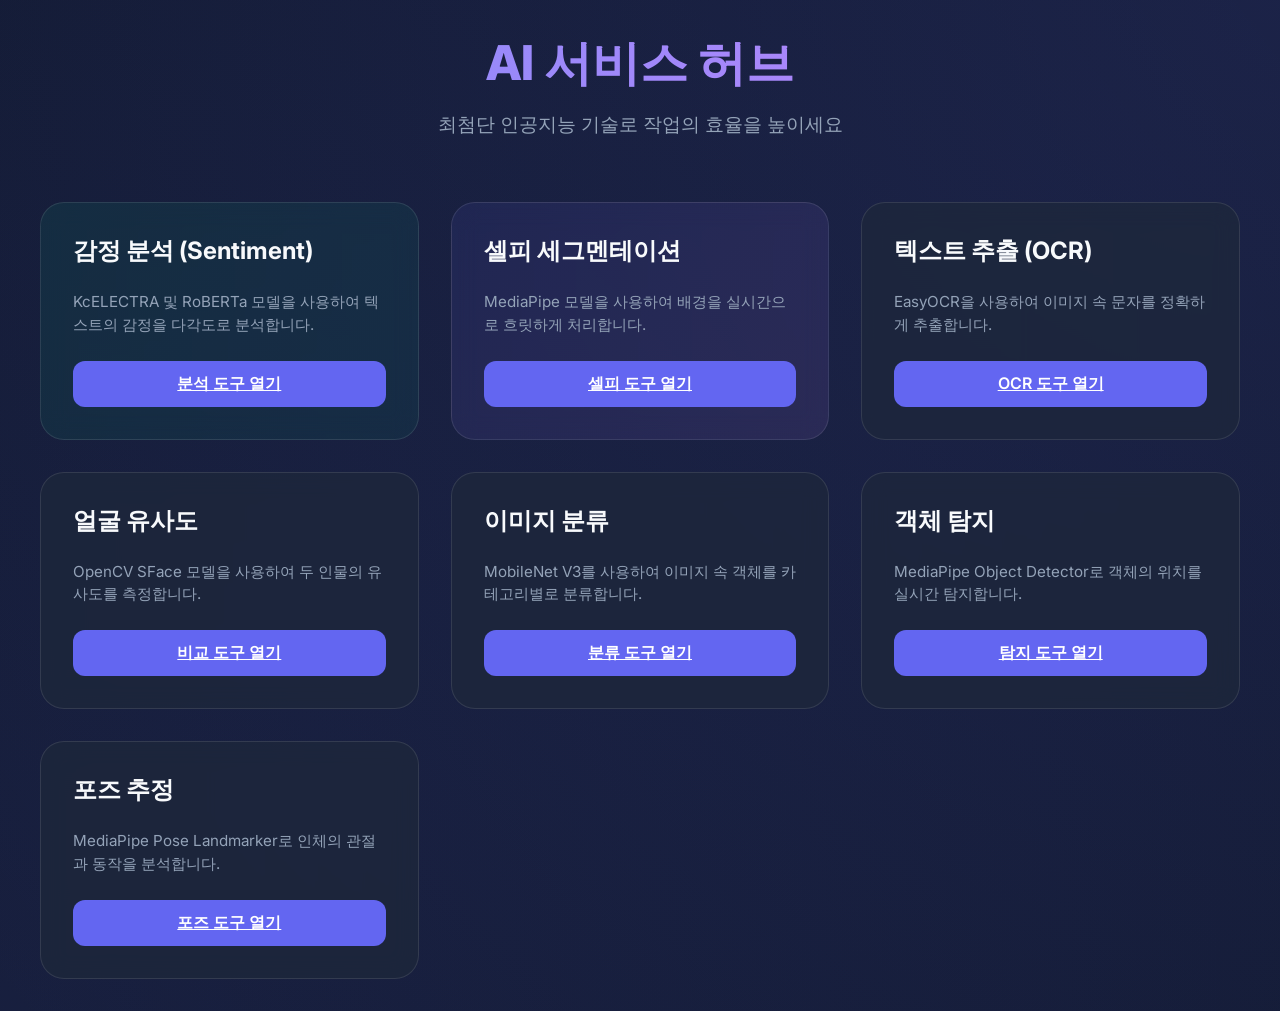
<file: templates/index.html>
<!DOCTYPE html>
<html lang="ko">
<head>
    <meta charset="UTF-8">
    <meta name="viewport" content="width=device-width, initial-scale=1.0">
    <title>AI 서비스 허브</title>
    <link rel="stylesheet" href="/static/style.css">
    <link rel="preconnect" href="https://fonts.googleapis.com">
    <link rel="preconnect" href="https://fonts.gstatic.com" crossorigin>
    <link href="https://fonts.googleapis.com/css2?family=Inter:wght@400;600;700;800&display=swap" rel="stylesheet">
</head>
<body>
    <div class="container">
        <header>
            <h1>AI 서비스 허브</h1>
            <p>최첨단 인공지능 기술로 작업의 효율을 높이세요</p>
        </header>

        <main class="services-grid">
            <!-- Sentiment Analysis -->
            <section class="service-card" style="background: linear-gradient(135deg, rgba(16, 185, 129, 0.1), rgba(5, 150, 105, 0.1));">
                <h2>감정 분석 (Sentiment)</h2>
                <p>KcELECTRA 및 RoBERTa 모델을 사용하여 텍스트의 감정을 다각도로 분석합니다.</p>
                <a href="/sentiment-analysis" class="btn">분석 도구 열기</a>
            </section>

            <!-- Selfie Segmentation -->
            <section class="service-card" style="background: linear-gradient(135deg, rgba(99, 102, 241, 0.1), rgba(192, 132, 252, 0.1));">
                <h2>셀피 세그멘테이션</h2>
                <p>MediaPipe 모델을 사용하여 배경을 실시간으로 흐릿하게 처리합니다.</p>
                <a href="/selfie-segmentation" class="btn">셀피 도구 열기</a>
            </section>

            <!-- OCR Service -->
            <section class="service-card">
                <h2>텍스트 추출 (OCR)</h2>
                <p>EasyOCR을 사용하여 이미지 속 문자를 정확하게 추출합니다.</p>
                <a href="/ocr" class="btn">OCR 도구 열기</a>
            </section>

            <!-- Face Recognition -->
            <section class="service-card">
                <h2>얼굴 유사도</h2>
                <p>OpenCV SFace 모델을 사용하여 두 인물의 유사도를 측정합니다.</p>
                <a href="/face-recognition" class="btn">비교 도구 열기</a>
            </section>

            <!-- Image Classification -->
            <section class="service-card">
                <h2>이미지 분류</h2>
                <p>MobileNet V3를 사용하여 이미지 속 객체를 카테고리별로 분류합니다.</p>
                <a href="/image-classification" class="btn">분류 도구 열기</a>
            </section>

            <!-- Object Detection -->
            <section class="service-card">
                <h2>객체 탐지</h2>
                <p>MediaPipe Object Detector로 객체의 위치를 실시간 탐지합니다.</p>
                <a href="/object-detection" class="btn">탐지 도구 열기</a>
            </section>

            <!-- Pose Estimation -->
            <section class="service-card">
                <h2>포즈 추정</h2>
                <p>MediaPipe Pose Landmarker로 인체의 관절과 동작을 분석합니다.</p>
                <a href="/pose-estimation" class="btn">포즈 도구 열기</a>
            </section>
        </main>
    </div>
</body>
</html>
</file>
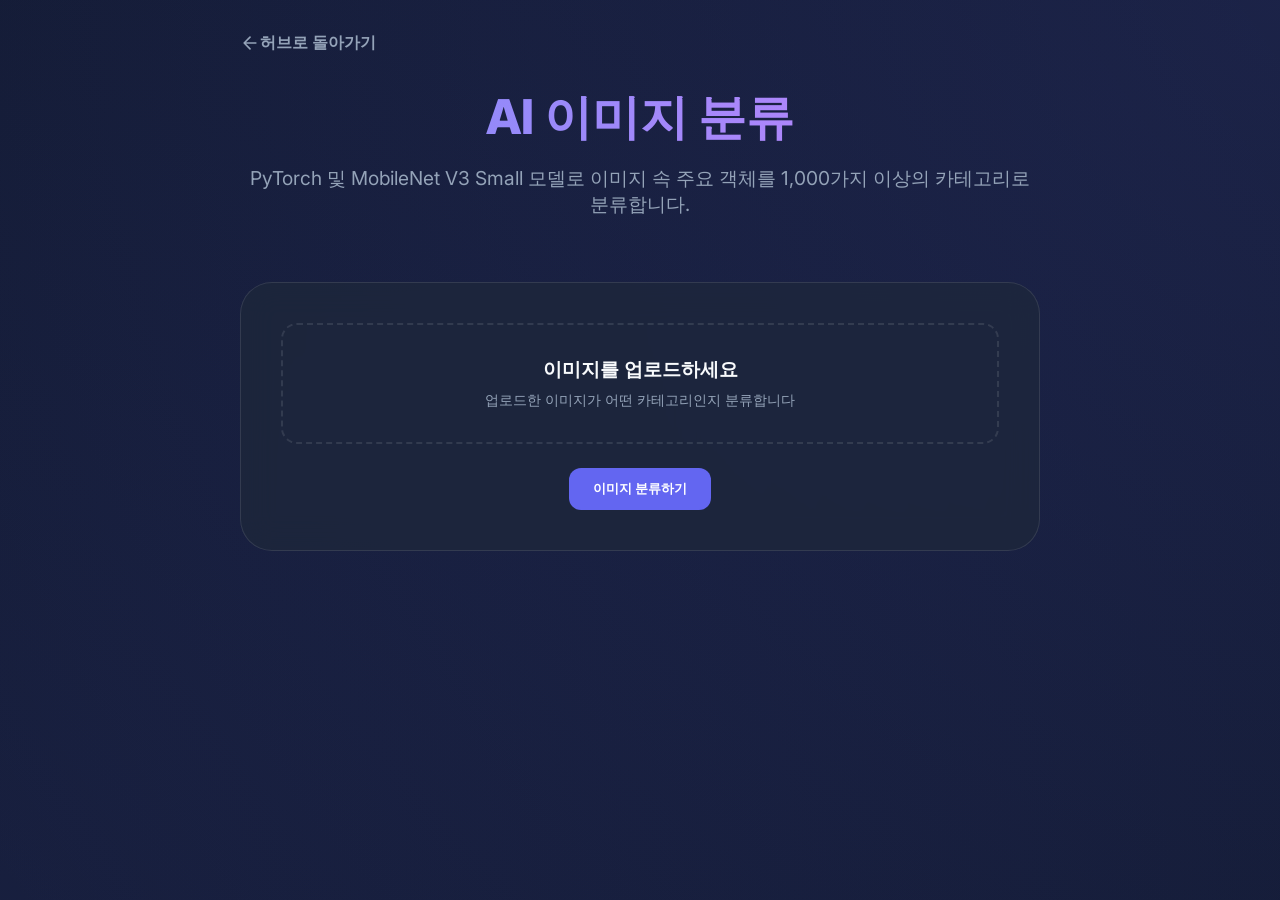
<file: templates/class_index.html>
<!DOCTYPE html>
<html lang="ko">
<head>
    <meta charset="UTF-8">
    <meta name="viewport" content="width=device-width, initial-scale=1.0">
    <title>AI 이미지 분류 - 카테고리 인식</title>
    <link rel="stylesheet" href="/static/style.css">
    <link href="https://fonts.googleapis.com/css2?family=Inter:wght@400;600;700;800&display=swap" rel="stylesheet">
    <style>
        .class-container { max-width: 800px; margin: 0 auto; }
        .result-panel { background: var(--card-bg); backdrop-filter: blur(16px); border: 1px solid var(--glass-border); border-radius: 2rem; padding: 2.5rem; margin-top: 2rem; text-align: center; }
        .label-badge { display: inline-block; padding: 0.8rem 2rem; background: var(--primary); color: white; border-radius: 3rem; font-weight: 800; font-size: 1.5rem; margin-top: 1.5rem; box-shadow: 0 10px 20px rgba(99, 102, 241, 0.4); }
        .back-link { display: inline-flex; align-items: center; color: var(--text-muted); text-decoration: none; margin-bottom: 2rem; font-weight: 600; transition: color 0.2s ease; }
        .back-link:hover { color: var(--primary); }
    </style>
</head>
<body>
    <div class="container class-container">
        <a href="/" class="back-link">
            <svg width="20" height="20" viewBox="0 0 24 24" fill="none" stroke="currentColor" stroke-width="2" stroke-linecap="round" stroke-linejoin="round"><path d="M19 12H5M12 19l-7-7 7-7"/></svg>
            허브로 돌아가기
        </a>
        <header>
            <h1>AI 이미지 분류</h1>
            <p>PyTorch 및 MobileNet V3 Small 모델로 이미지 속 주요 객체를 1,000가지 이상의 카테고리로 분류합니다.</p>
        </header>

        <div class="result-panel">
            <div class="upload-area" id="drop-zone" onclick="document.getElementById('file-input').click()">
                <div id="upload-prompt">
                    <p style="font-size: 1.2rem; font-weight: 600; margin-bottom: 0.5rem;">이미지를 업로드하세요</p>
                    <p style="font-size: 0.9rem; color: var(--text-muted);">업로드한 이미지가 어떤 카테고리인지 분류합니다</p>
                </div>
                <input type="file" id="file-input" accept="image/*" style="display:none">
            </div>

            <button class="btn" id="process-btn" style="margin-top: 1.5rem;">이미지 분류하기</button>
            <div id="error-msg" class="error" style="margin-top: 1rem; text-align: center; display: none;"></div>
            <div class="spinner" id="loading-spinner" style="margin-top: 2rem;"></div>

            <div id="result-display" style="margin-top: 2.5rem; display: none;">
                <p style="color: var(--text-muted); font-size: 1.1rem;">가장 높은 확률로 예측된 카테고리:</p>
                <div id="result-label" class="label-badge">CATEGORY</div>
            </div>
        </div>
    </div>
    <script>
        const fileInput = document.getElementById('file-input');
        const processBtn = document.getElementById('process-btn');
        const resultDisplay = document.getElementById('result-display');
        const resultLabel = document.getElementById('result-label');
        const spinner = document.getElementById('loading-spinner');
        const errorMsg = document.getElementById('error-msg');

        fileInput.addEventListener('change', () => {
            const file = fileInput.files[0];
            if (file) {
                 document.getElementById('upload-prompt').innerHTML = `<p style="font-size:1.1rem; color:var(--primary); font-weight:700;">${file.name}</p>`;
            }
        });

        processBtn.addEventListener('click', async () => {
            const file = fileInput.files[0];
            if (!file) { alert('이미지를 선택해주세요.'); return; }
            errorMsg.style.display = 'none'; resultDisplay.style.display = 'none'; spinner.style.display = 'block';

            const formData = new FormData();
            formData.append('file', file);

            try {
                const res = await fetch('/image-classification/api/process', { method: 'POST', body: formData });
                const data = await res.json();
                if (data.status === 'success') {
                    resultLabel.textContent = data.label.replace(/_/g, ' ').toUpperCase();
                    resultDisplay.style.display = 'block';
                    resultDisplay.scrollIntoView({ behavior: 'smooth' });
                } else {
                    errorMsg.textContent = '분석에 실패했습니다.';
                    errorMsg.style.display = 'block';
                }
            } catch (e) {
                errorMsg.textContent = '서버 통신 오류가 발생했습니다.';
                errorMsg.style.display = 'block';
            } finally {
                spinner.style.display = 'none';
            }
        });
    </script>
</body>
</html>
</file>
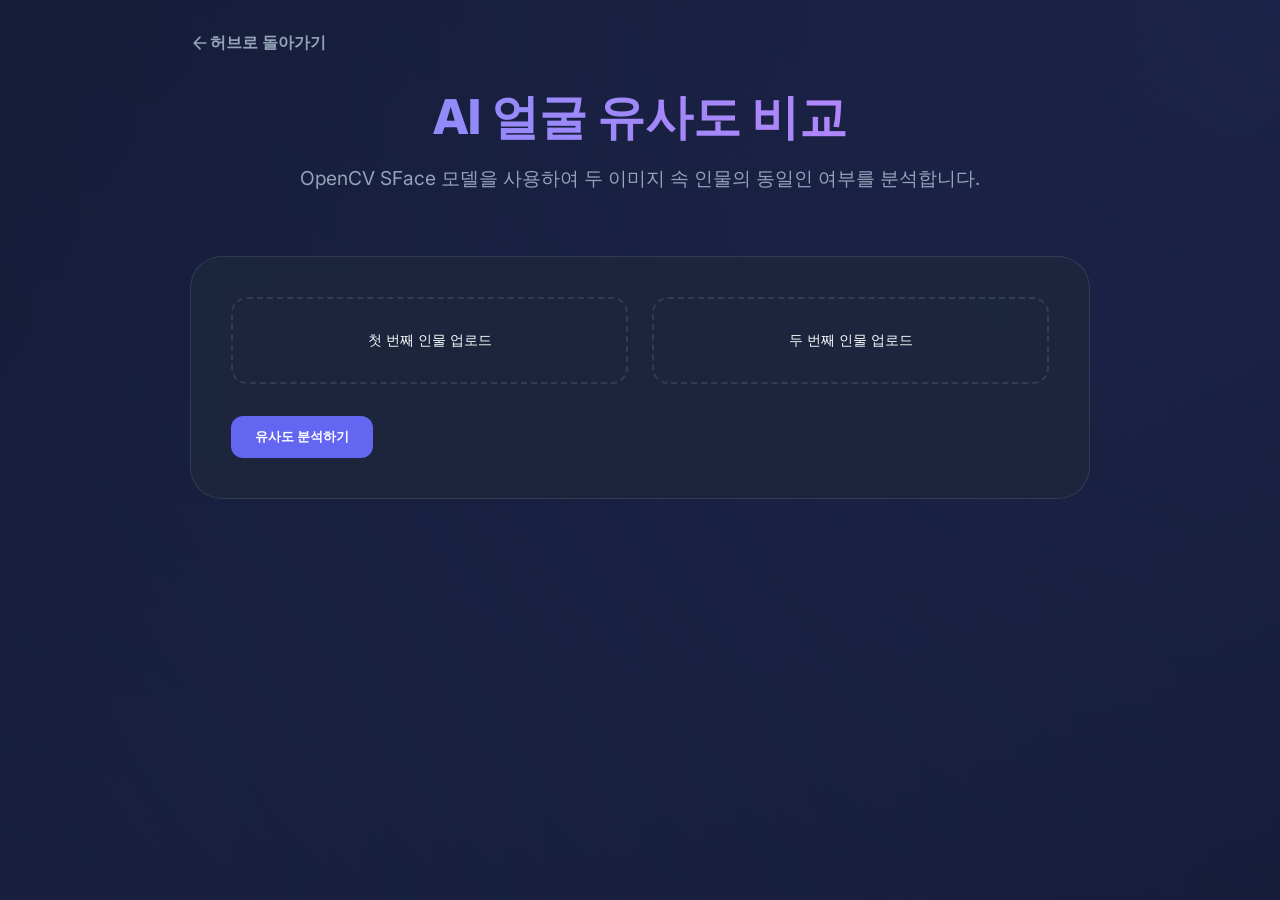
<file: templates/face_index.html>
<!DOCTYPE html>
<html lang="ko">
<head>
    <meta charset="UTF-8">
    <meta name="viewport" content="width=device-width, initial-scale=1.0">
    <title>AI 얼굴 유사도 - 비교</title>
    <link rel="stylesheet" href="/static/style.css">
    <link href="https://fonts.googleapis.com/css2?family=Inter:wght@400;600;700;800&display=swap" rel="stylesheet">
    <style>
        .face-container { max-width: 900px; margin: 0 auto; }
        .control-panel { background: var(--card-bg); backdrop-filter: blur(16px); border: 1px solid var(--glass-border); border-radius: 2rem; padding: 2.5rem; margin-top: 2rem; }
        .upload-grid { display: grid; grid-template-columns: 1fr 1fr; gap: 1.5rem; margin-bottom: 2rem; }
        .compare-result { margin-top: 2.5rem; padding: 2rem; border-radius: 1.5rem; text-align: center; display: none; }
        .match { background: rgba(34, 197, 94, 0.1); border: 1px solid #4ade80; color: #4ade80; }
        .mismatch { background: rgba(239, 68, 68, 0.1); border: 1px solid #f87171; color: #f87171; }
        .back-link { display: inline-flex; align-items: center; color: var(--text-muted); text-decoration: none; margin-bottom: 2rem; font-weight: 600; transition: color 0.2s ease; }
        .back-link:hover { color: var(--primary); }
    </style>
</head>
<body>
    <div class="container face-container">
        <a href="/" class="back-link">
            <svg width="20" height="20" viewBox="0 0 24 24" fill="none" stroke="currentColor" stroke-width="2" stroke-linecap="round" stroke-linejoin="round"><path d="M19 12H5M12 19l-7-7 7-7"/></svg>
            허브로 돌아가기
        </a>
        <header>
            <h1>AI 얼굴 유사도 비교</h1>
            <p>OpenCV SFace 모델을 사용하여 두 이미지 속 인물의 동일인 여부를 분석합니다.</p>
        </header>

        <div class="control-panel">
            <div class="upload-grid">
                <div class="upload-area" id="drop-1" onclick="document.getElementById('input-1').click()">
                    <p id="name-1" style="font-size: 0.9rem;">첫 번째 인물 업로드</p>
                    <input type="file" id="input-1" accept="image/*" style="display:none">
                </div>
                <div class="upload-area" id="drop-2" onclick="document.getElementById('input-2').click()">
                    <p id="name-2" style="font-size: 0.9rem;">두 번째 인물 업로드</p>
                    <input type="file" id="input-2" accept="image/*" style="display:none">
                </div>
            </div>

            <button class="btn" id="compare-btn">유사도 분석하기</button>
            <div id="error-msg" class="error" style="margin-top: 1rem; text-align: center; display: none;"></div>
            <div class="spinner" id="loading-spinner" style="margin-top: 2rem;"></div>

            <div id="result-box" class="compare-result">
                <h2 id="result-status" style="margin-bottom: 0.5rem;"></h2>
                <p style="font-size: 1.1rem; opacity: 0.9;">신뢰도 점수: <span id="score">0%</span></p>
                <p id="result-desc" style="margin-top: 1rem; font-size: 0.95rem;"></p>
            </div>
        </div>
    </div>
    <script>
        const i1 = document.getElementById('input-1');
        const i2 = document.getElementById('input-2');
        const n1 = document.getElementById('name-1');
        const n2 = document.getElementById('name-2');
        const btn = document.getElementById('compare-btn');
        const resBox = document.getElementById('result-box');
        const resStat = document.getElementById('result-status');
        const resScore = document.getElementById('score');
        const resDesc = document.getElementById('result-desc');
        const spinner = document.getElementById('loading-spinner');
        const errorMsg = document.getElementById('error-msg');

        [i1, i2].forEach((inp, idx) => inp.addEventListener('change', e => {
            const nameEl = idx === 0 ? n1 : n2;
            nameEl.textContent = e.target.files[0] ? e.target.files[0].name : (idx === 0 ? '첫 번째 인물' : '두 번째 인물');
        }));

        btn.addEventListener('click', async () => {
            if (!i1.files[0] || !i2.files[0]) { alert('두 이미지를 모두 선택해주세요.'); return; }
            errorMsg.style.display = 'none'; resBox.style.display = 'none'; spinner.style.display = 'block';

            const formData = new FormData();
            formData.append('img1', i1.files[0]);
            formData.append('img2', i2.files[0]);

            try {
                const res = await fetch('/face-recognition/api/process', { method: 'POST', body: formData });
                const data = await res.json();
                if (data.status === 'success') {
                    resBox.className = 'compare-result ' + (data.is_same ? 'match' : 'mismatch');
                    resStat.textContent = data.is_same ? '동일인일 가능성이 높습니다' : '서로 다른 인물로 판단됩니다';
                    resScore.textContent = (data.similarity * 100).toFixed(2) + '%';
                    resDesc.textContent = data.is_same ? '두 얼굴의 특징점이 일치합니다.' : '얼굴의 특징적 차이가 뚜렷합니다.';
                    resBox.style.display = 'block';
                    resBox.scrollIntoView({ behavior: 'smooth' });
                } else {
                    errorMsg.textContent = data.error || data.detail || '분석 중 오류가 발생했습니다.';
                    errorMsg.style.display = 'block';
                }
            } catch (e) {
                errorMsg.textContent = '서버 통신 오류가 발생했습니다.';
                errorMsg.style.display = 'block';
            } finally {
                spinner.style.display = 'none';
            }
        });
    </script>
</body>
</html>
</file>
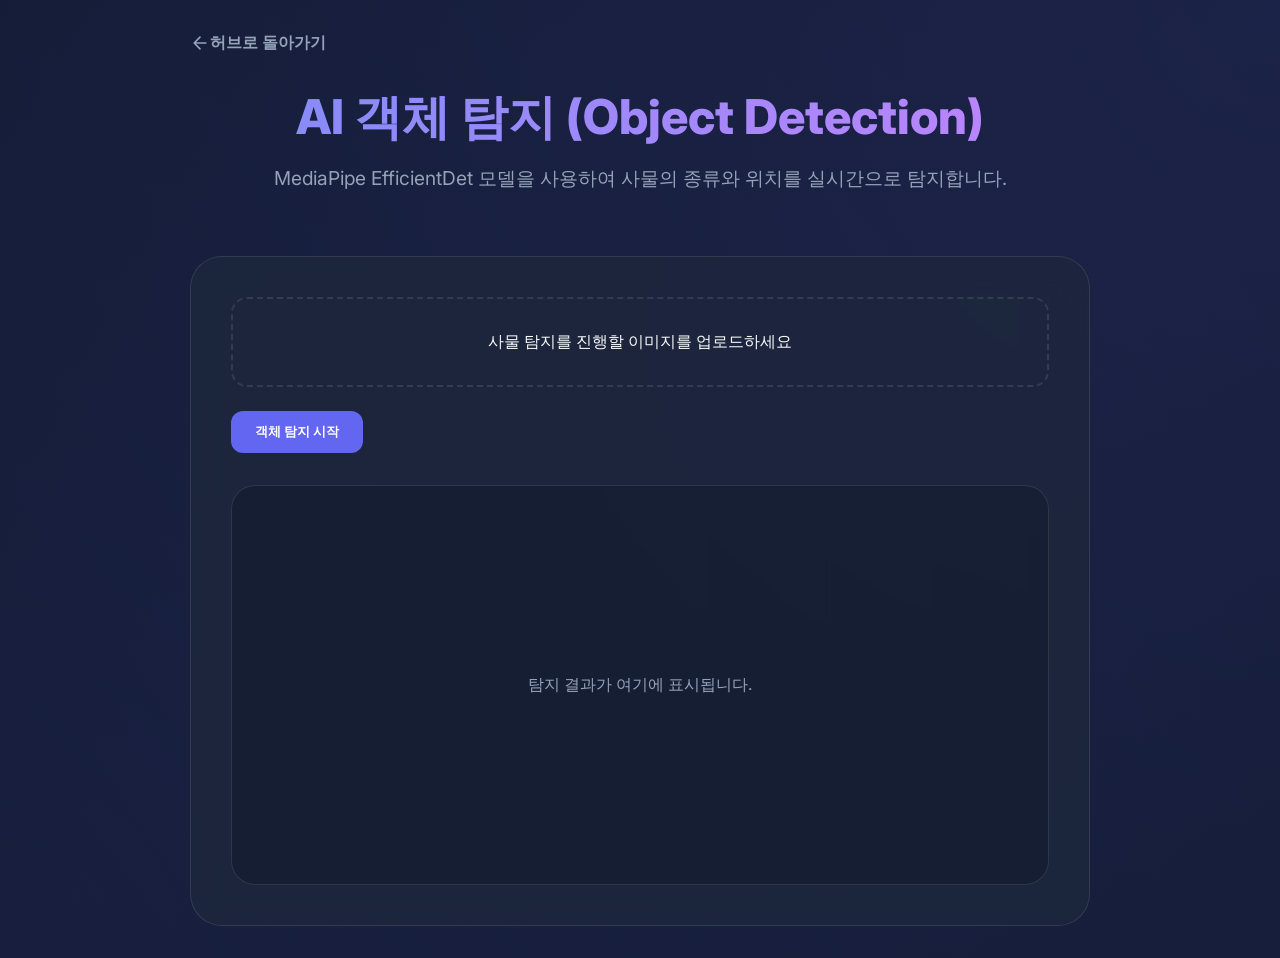
<file: templates/obj_index.html>
<!DOCTYPE html>
<html lang="ko">
<head>
    <meta charset="UTF-8">
    <meta name="viewport" content="width=device-width, initial-scale=1.0">
    <title>AI 객체 탐지 - Object Detection</title>
    <link rel="stylesheet" href="/static/style.css">
    <link href="https://fonts.googleapis.com/css2?family=Inter:wght@400;600;700;800&display=swap" rel="stylesheet">
    <style>
        .obj-container { max-width: 900px; margin: 0 auto; }
        .control-panel { background: var(--card-bg); backdrop-filter: blur(16px); border: 1px solid var(--glass-border); border-radius: 2rem; padding: 2.5rem; margin-top: 2rem; }
        .preview-area { position: relative; width: 100%; min-height: 400px; background: rgba(15, 23, 42, 0.4); border: 1px solid var(--glass-border); border-radius: 1.5rem; display: flex; align-items: center; justify-content: center; overflow: hidden; margin-top: 2rem; }
        .preview-area img { max-width: 100%; border-radius: 1rem; display: none; }
        .back-link { display: inline-flex; align-items: center; color: var(--text-muted); text-decoration: none; margin-bottom: 2rem; font-weight: 600; transition: color 0.2s ease; }
        .back-link:hover { color: var(--primary); }
    </style>
</head>
<body>
    <div class="container obj-container">
        <a href="/" class="back-link">
            <svg width="20" height="20" viewBox="0 0 24 24" fill="none" stroke="currentColor" stroke-width="2" stroke-linecap="round" stroke-linejoin="round"><path d="M19 12H5M12 19l-7-7 7-7"/></svg>
            허브로 돌아가기
        </a>
        <header>
            <h1>AI 객체 탐지 (Object Detection)</h1>
            <p>MediaPipe EfficientDet 모델을 사용하여 사물의 종류와 위치를 실시간으로 탐지합니다.</p>
        </header>

        <div class="control-panel">
            <div class="upload-area" onclick="document.getElementById('file-input').click()">
                <p id="upload-text">사물 탐지를 진행할 이미지를 업로드하세요</p>
                <input type="file" id="file-input" accept="image/*" style="display:none">
            </div>

            <button class="btn" id="process-btn" style="margin-top: 1.5rem;">객체 탐지 시작</button>
            <div id="error-msg" class="error" style="margin-top: 1rem; text-align: center; display: none;"></div>
            <div class="spinner" id="loading-spinner" style="margin-top: 2rem;"></div>

            <div class="preview-area" id="preview-area">
                <p id="placeholder-text" style="color: var(--text-muted);">탐지 결과가 여기에 표시됩니다.</p>
                <img id="result-img" alt="Object Detection Result">
            </div>
        </div>
    </div>
    <script>
        const fileInput = document.getElementById('file-input');
        const processBtn = document.getElementById('process-btn');
        const resultImg = document.getElementById('result-img');
        const placeholder = document.getElementById('placeholder-text');
        const spinner = document.getElementById('loading-spinner');
        const errorMsg = document.getElementById('error-msg');

        fileInput.addEventListener('change', () => {
             if (fileInput.files[0]) document.getElementById('upload-text').textContent = fileInput.files[0].name;
        });

        processBtn.addEventListener('click', async () => {
            const file = fileInput.files[0];
            if (!file) return;
            errorMsg.style.display = 'none'; spinner.style.display = 'block'; resultImg.style.display = 'none'; placeholder.style.display = 'none';

            const formData = new FormData();
            formData.append('file', file);

            try {
                const res = await fetch('/object-detection/api/process', { method: 'POST', body: formData });
                const data = await res.json();
                if (data.status === 'success') {
                    resultImg.src = data.result_image;
                    resultImg.style.display = 'block';
                    resultImg.scrollIntoView({ behavior: 'smooth' });
                } else {
                    errorMsg.textContent = '탐지 중 오류가 발생했습니다.';
                    errorMsg.style.display = 'block';
                }
            } catch (e) {
                errorMsg.textContent = '서버 통신 오류가 발생했습니다.';
                errorMsg.style.display = 'block';
            } finally {
                spinner.style.display = 'none';
            }
        });
    </script>
</body>
</html>
</file>
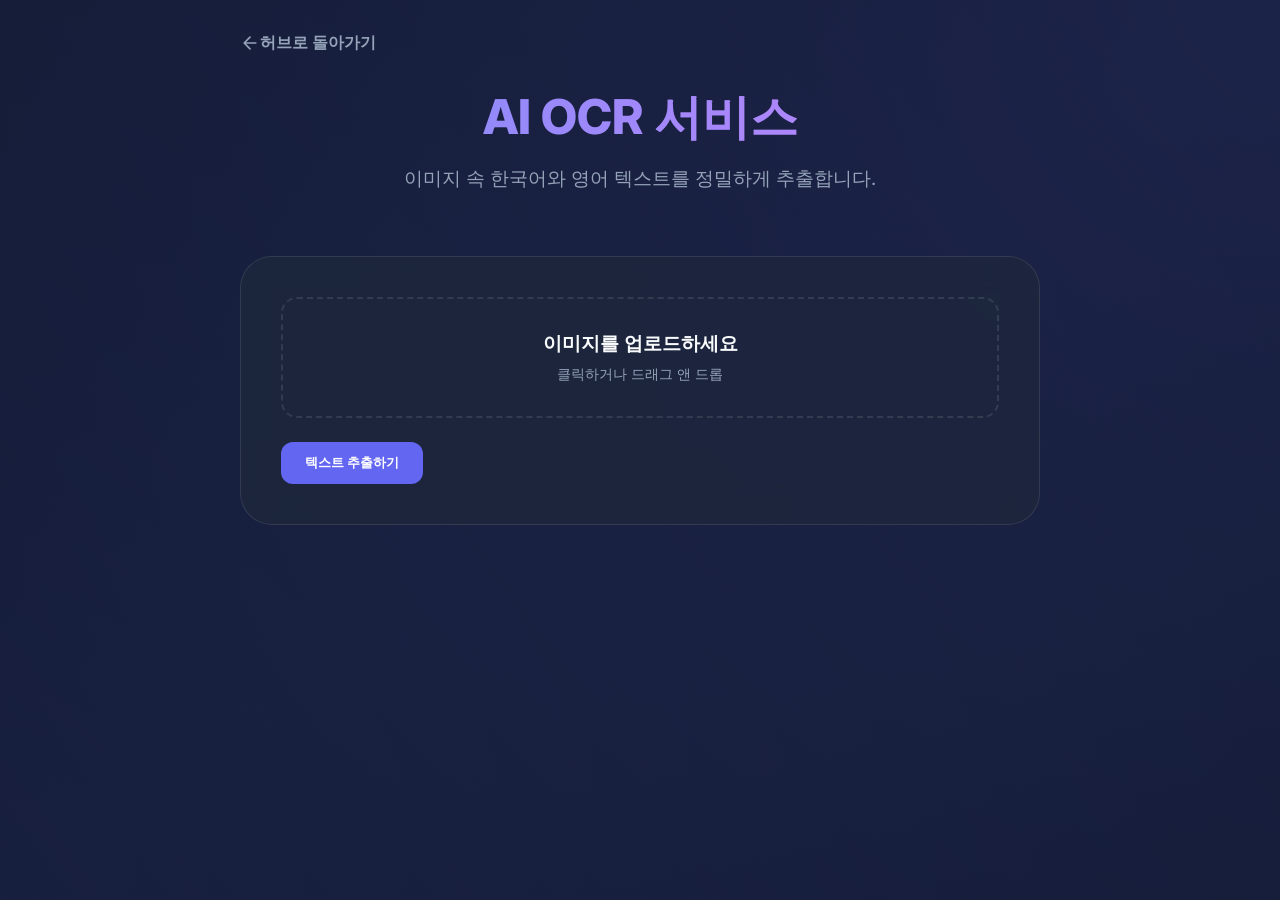
<file: templates/ocr_index.html>
<!DOCTYPE html>
<html lang="ko">
<head>
    <meta charset="UTF-8">
    <meta name="viewport" content="width=device-width, initial-scale=1.0">
    <title>AI OCR - 텍스트 추출</title>
    <link rel="stylesheet" href="/static/style.css">
    <link href="https://fonts.googleapis.com/css2?family=Inter:wght@400;600;700;800&display=swap" rel="stylesheet">
    <style>
        .ocr-container { max-width: 800px; margin: 0 auto; }
        .result-panel { background: var(--card-bg); backdrop-filter: blur(16px); border: 1px solid var(--glass-border); border-radius: 2rem; padding: 2.5rem; margin-top: 2rem; }
        .result-list { list-style: none; padding: 0; }
        .result-item { padding: 1rem; border-bottom: 1px solid var(--glass-border); display: flex; justify-content: space-between; align-items: center; }
        .result-item:last-child { border-bottom: none; }
        .back-link { display: inline-flex; align-items: center; color: var(--text-muted); text-decoration: none; margin-bottom: 2rem; font-weight: 600; transition: color 0.2s ease; }
        .back-link:hover { color: var(--primary); }
    </style>
</head>
<body>
    <div class="container ocr-container">
        <a href="/" class="back-link">
            <svg width="20" height="20" viewBox="0 0 24 24" fill="none" stroke="currentColor" stroke-width="2" stroke-linecap="round" stroke-linejoin="round"><path d="M19 12H5M12 19l-7-7 7-7"/></svg>
            허브로 돌아가기
        </a>
        <header>
            <h1>AI OCR 서비스</h1>
            <p>이미지 속 한국어와 영어 텍스트를 정밀하게 추출합니다.</p>
        </header>

        <div class="result-panel">
            <div class="upload-area" id="drop-zone" onclick="document.getElementById('file-input').click()">
                <div id="upload-prompt">
                    <p style="font-size: 1.2rem; font-weight: 600; margin-bottom: 0.5rem;">이미지를 업로드하세요</p>
                    <p style="font-size: 0.9rem; color: var(--text-muted);">클릭하거나 드래그 앤 드롭</p>
                </div>
                <input type="file" id="file-input" accept="image/*" style="display:none">
            </div>

            <button class="btn" id="process-btn" style="margin-top: 1.5rem;">텍스트 추출하기</button>
            <div id="error-msg" class="error" style="margin-top: 1rem; text-align: center; display: none;"></div>
            <div class="spinner" id="loading-spinner" style="margin-top: 2rem;"></div>

            <div id="results-area" style="margin-top: 2rem; display: none;">
                <h3 style="margin-bottom: 1rem; color: var(--text-muted);">추출 결과</h3>
                <ul id="ocr-list" class="result-list"></ul>
            </div>
        </div>
    </div>
    <script>
        const fileInput = document.getElementById('file-input');
        const processBtn = document.getElementById('process-btn');
        const resultsArea = document.getElementById('results-area');
        const ocrList = document.getElementById('ocr-list');
        const spinner = document.getElementById('loading-spinner');
        const errorMsg = document.getElementById('error-msg');

        processBtn.addEventListener('click', async () => {
            const file = fileInput.files[0];
            if (!file) { errorMsg.textContent = '이미지를 선택해주세요.'; errorMsg.style.display = 'block'; return; }
            
            errorMsg.style.display = 'none';
            spinner.style.display = 'block';
            resultsArea.style.display = 'none';

            const formData = new FormData();
            formData.append('file', file);

            try {
                const res = await fetch('/ocr/api/process', { method: 'POST', body: formData });
                const data = await res.json();
                if (data.status === 'success') {
                    ocrList.innerHTML = '';
                    if (data.results.length === 0) {
                        ocrList.innerHTML = '<li>텍스트가 발견되지 않았습니다.</li>';
                    } else {
                        data.results.forEach(item => {
                            const li = document.createElement('li');
                            li.className = 'result-item';
                            li.innerHTML = `<span>${item.text}</span> <span style="font-size: 0.8rem; color: var(--text-muted);">${(item.confidence * 100).toFixed(1)}%</span>`;
                            ocrList.appendChild(li);
                        });
                    }
                    resultsArea.style.display = 'block';
                    resultsArea.scrollIntoView({ behavior: 'smooth' });
                } else {
                    errorMsg.textContent = data.detail || '처리 중 오류가 발생했습니다.';
                    errorMsg.style.display = 'block';
                }
            } catch (e) {
                errorMsg.textContent = '서버 통신 오류가 발생했습니다.';
                errorMsg.style.display = 'block';
            } finally {
                spinner.style.display = 'none';
            }
        });
    </script>
</body>
</html>
</file>
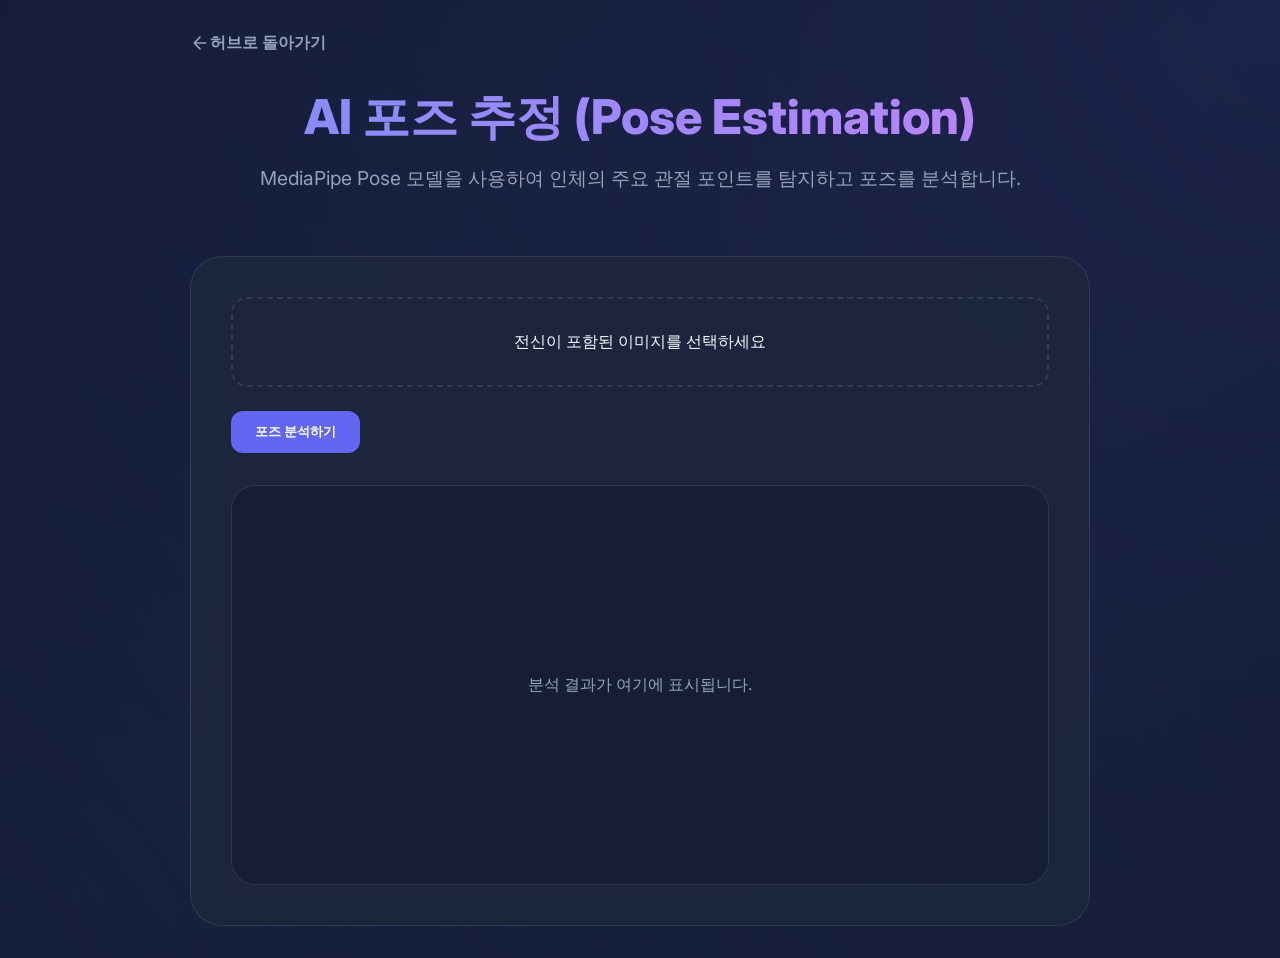
<file: templates/pose_index.html>
<!DOCTYPE html>
<html lang="ko">
<head>
    <meta charset="UTF-8">
    <meta name="viewport" content="width=device-width, initial-scale=1.0">
    <title>AI 포즈 추정 - Pose Estimation</title>
    <link rel="stylesheet" href="/static/style.css">
    <link href="https://fonts.googleapis.com/css2?family=Inter:wght@400;600;700;800&display=swap" rel="stylesheet">
    <style>
        .pose-container { max-width: 900px; margin: 0 auto; }
        .control-panel { background: var(--card-bg); backdrop-filter: blur(16px); border: 1px solid var(--glass-border); border-radius: 2rem; padding: 2.5rem; margin-top: 2rem; }
        .preview-area { position: relative; width: 100%; min-height: 400px; background: rgba(15, 23, 42, 0.4); border: 1px solid var(--glass-border); border-radius: 1.5rem; display: flex; align-items: center; justify-content: center; overflow: hidden; margin-top: 2rem; }
        .preview-area img { max-width: 100%; border-radius: 1rem; display: none; }
        .back-link { display: inline-flex; align-items: center; color: var(--text-muted); text-decoration: none; margin-bottom: 2rem; font-weight: 600; transition: color 0.2s ease; }
        .back-link:hover { color: var(--primary); }
    </style>
</head>
<body>
    <div class="container pose-container">
        <a href="/" class="back-link">
            <svg width="20" height="20" viewBox="0 0 24 24" fill="none" stroke="currentColor" stroke-width="2" stroke-linecap="round" stroke-linejoin="round"><path d="M19 12H5M12 19l-7-7 7-7"/></svg>
            허브로 돌아가기
        </a>
        <header>
            <h1>AI 포즈 추정 (Pose Estimation)</h1>
            <p>MediaPipe Pose 모델을 사용하여 인체의 주요 관절 포인트를 탐지하고 포즈를 분석합니다.</p>
        </header>

        <div class="control-panel">
            <div class="upload-area" onclick="document.getElementById('file-input').click()">
                <p id="upload-text">전신이 포함된 이미지를 선택하세요</p>
                <input type="file" id="file-input" accept="image/*" style="display:none">
            </div>

            <button class="btn" id="process-btn" style="margin-top: 1.5rem;">포즈 분석하기</button>
            <div id="error-msg" class="error" style="margin-top: 1rem; text-align: center; display: none;"></div>
            <div class="spinner" id="loading-spinner" style="margin-top: 2rem;"></div>

            <div class="preview-area">
                <p id="placeholder-text" style="color: var(--text-muted);">분석 결과가 여기에 표시됩니다.</p>
                <img id="result-img" alt="Pose Result">
            </div>
        </div>
    </div>
    <script>
        const fileInput = document.getElementById('file-input');
        const processBtn = document.getElementById('process-btn');
        const resultImg = document.getElementById('result-img');
        const placeholder = document.getElementById('placeholder-text');
        const spinner = document.getElementById('loading-spinner');
        const errorMsg = document.getElementById('error-msg');

        fileInput.addEventListener('change', () => {
             if (fileInput.files[0]) document.getElementById('upload-text').textContent = fileInput.files[0].name;
        });

        processBtn.addEventListener('click', async () => {
            const file = fileInput.files[0];
            if (!file) return;
            errorMsg.style.display = 'none'; spinner.style.display = 'block'; resultImg.style.display = 'none'; placeholder.style.display = 'none';

            const formData = new FormData();
            formData.append('file', file);

            try {
                const res = await fetch('/pose-estimation/api/process', { method: 'POST', body: formData });
                const data = await res.json();
                if (data.status === 'success') {
                    resultImg.src = data.result_image;
                    resultImg.style.display = 'block';
                    resultImg.scrollIntoView({ behavior: 'smooth' });
                } else {
                    errorMsg.textContent = '분석 도중 오류가 발생했습니다.';
                    errorMsg.style.display = 'block';
                }
            } catch (e) {
                errorMsg.textContent = '서버 통신 오류가 발생했습니다.';
                errorMsg.style.display = 'block';
            } finally {
                spinner.style.display = 'none';
            }
        });
    </script>
</body>
</html>
</file>
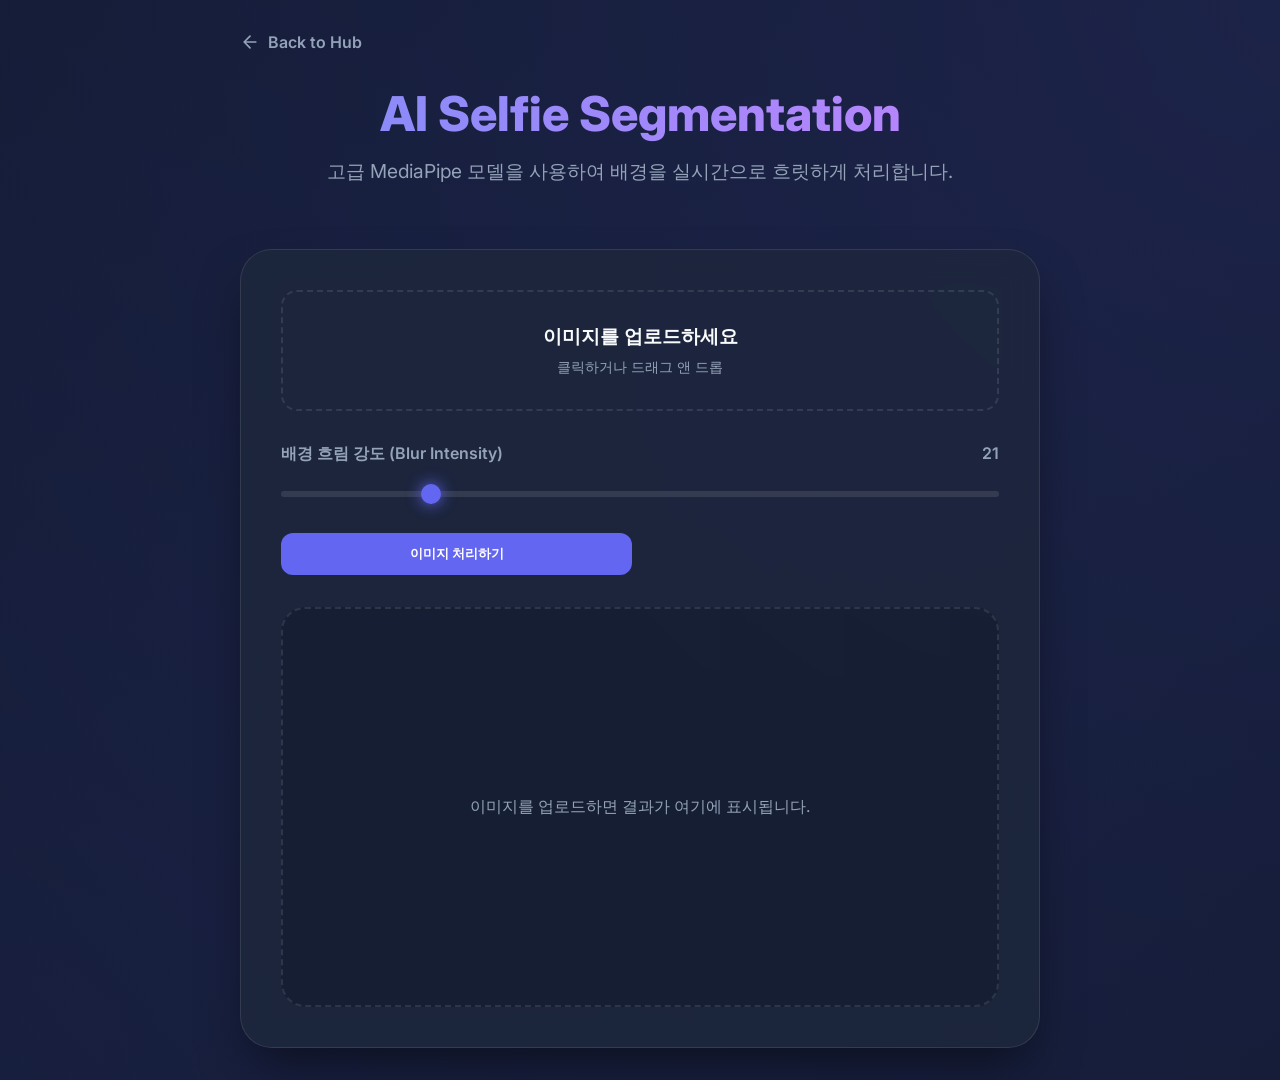
<file: templates/selfie_index.html>
<!DOCTYPE html>
<html lang="en">
<head>
    <meta charset="UTF-8">
    <meta name="viewport" content="width=device-width, initial-scale=1.0">
    <title>AI Selfie Segmentation - AI Hub</title>
    <link rel="stylesheet" href="/static/style.css">
    <link rel="preconnect" href="https://fonts.googleapis.com">
    <link rel="preconnect" href="https://fonts.gstatic.com" crossorigin>
    <link href="https://fonts.googleapis.com/css2?family=Inter:wght@400;600;700;800&display=swap" rel="stylesheet">
    <style>
        .selfie-container {
            max-width: 800px;
            margin: 0 auto;
        }
        .control-panel {
            background: var(--card-bg);
            backdrop-filter: blur(16px);
            border: 1px solid var(--glass-border);
            border-radius: 2rem;
            padding: 2.5rem;
            margin-top: 2rem;
            box-shadow: 0 25px 50px -12px rgba(0, 0, 0, 0.5);
        }
        .slider-group {
            margin: 2rem 0;
        }
        .slider-label {
            display: flex;
            justify-content: space-between;
            margin-bottom: 1rem;
            color: var(--text-muted);
            font-weight: 600;
        }
        input[type=range] {
            width: 100%;
            height: 6px;
            background: rgba(255, 255, 255, 0.1);
            border-radius: 5px;
            appearance: none;
            outline: none;
        }
        input[type=range]::-webkit-slider-thumb {
            appearance: none;
            width: 20px;
            height: 20px;
            background: var(--primary);
            border-radius: 50%;
            cursor: pointer;
            transition: transform 0.2s ease;
            box-shadow: 0 0 15px var(--primary);
        }
        input[type=range]::-webkit-slider-thumb:hover {
            transform: scale(1.2);
        }
        .preview-area {
            position: relative;
            width: 100%;
            min-height: 400px;
            background: rgba(15, 23, 42, 0.4);
            border: 2px dashed var(--glass-border);
            border-radius: 1.5rem;
            display: flex;
            align-items: center;
            justify-content: center;
            overflow: hidden;
            margin-top: 2rem;
            transition: all 0.3s ease;
        }
        .preview-area img {
            max-width: 100%;
            max-height: 700px;
            border-radius: 1rem;
            display: none;
        }
        .preview-placeholder {
            text-align: center;
            color: var(--text-muted);
        }
        .back-link {
            display: inline-flex;
            align-items: center;
            color: var(--text-muted);
            text-decoration: none;
            margin-bottom: 2rem;
            font-weight: 600;
            transition: color 0.2s ease;
        }
        .back-link:hover {
            color: var(--primary);
        }
        .back-link svg {
            margin-right: 0.5rem;
        }
        .action-btns {
            display: grid;
            grid-template-columns: 1fr 1fr;
            gap: 1rem;
        }
    </style>
</head>
<body>
    <div class="container selfie-container">
        <a href="/" class="back-link">
            <svg width="20" height="20" viewBox="0 0 24 24" fill="none" stroke="currentColor" stroke-width="2" stroke-linecap="round" stroke-linejoin="round"><path d="M19 12H5M12 19l-7-7 7-7"/></svg>
            Back to Hub
        </a>

        <header>
            <h1>AI Selfie Segmentation</h1>
            <p>고급 MediaPipe 모델을 사용하여 배경을 실시간으로 흐릿하게 처리합니다.</p>
        </header>

        <div class="control-panel">
            <div class="upload-area" id="drop-zone" onclick="document.getElementById('file-input').click()">
                <div id="upload-prompt">
                    <p style="font-size: 1.2rem; font-weight: 600; margin-bottom: 0.5rem;">이미지를 업로드하세요</p>
                    <p style="font-size: 0.9rem; color: var(--text-muted);">클릭하거나 드래그 앤 드롭</p>
                </div>
                <input type="file" id="file-input" accept="image/*" style="display:none">
            </div>

            <div class="slider-group">
                <div class="slider-label">
                    <span>배경 흐림 강도 (Blur Intensity)</span>
                    <span id="blur-value">21</span>
                </div>
                <input type="range" id="blur-slider" min="1" max="101" step="2" value="21">
            </div>

            <div class="action-btns">
                <button class="btn" id="process-btn">이미지 처리하기</button>
                <button class="btn" id="download-btn" style="background: rgba(255,255,255,0.05); border: 1px solid var(--glass-border); display: none;">결과 저장</button>
            </div>

            <div id="error-msg" class="error" style="margin-top: 1rem; text-align: center; display: none;"></div>
            
            <div class="spinner" id="loading-spinner" style="margin-top: 2rem;"></div>

            <div class="preview-area" id="preview-area">
                <div class="preview-placeholder" id="placeholder-text">
                    <p>이미지를 업로드하면 결과가 여기에 표시됩니다.</p>
                </div>
                <img id="result-img" alt="Result Image">
            </div>
        </div>
    </div>

    <script src="/static/selfie_app.js"></script>
</body>
</html>
</file>
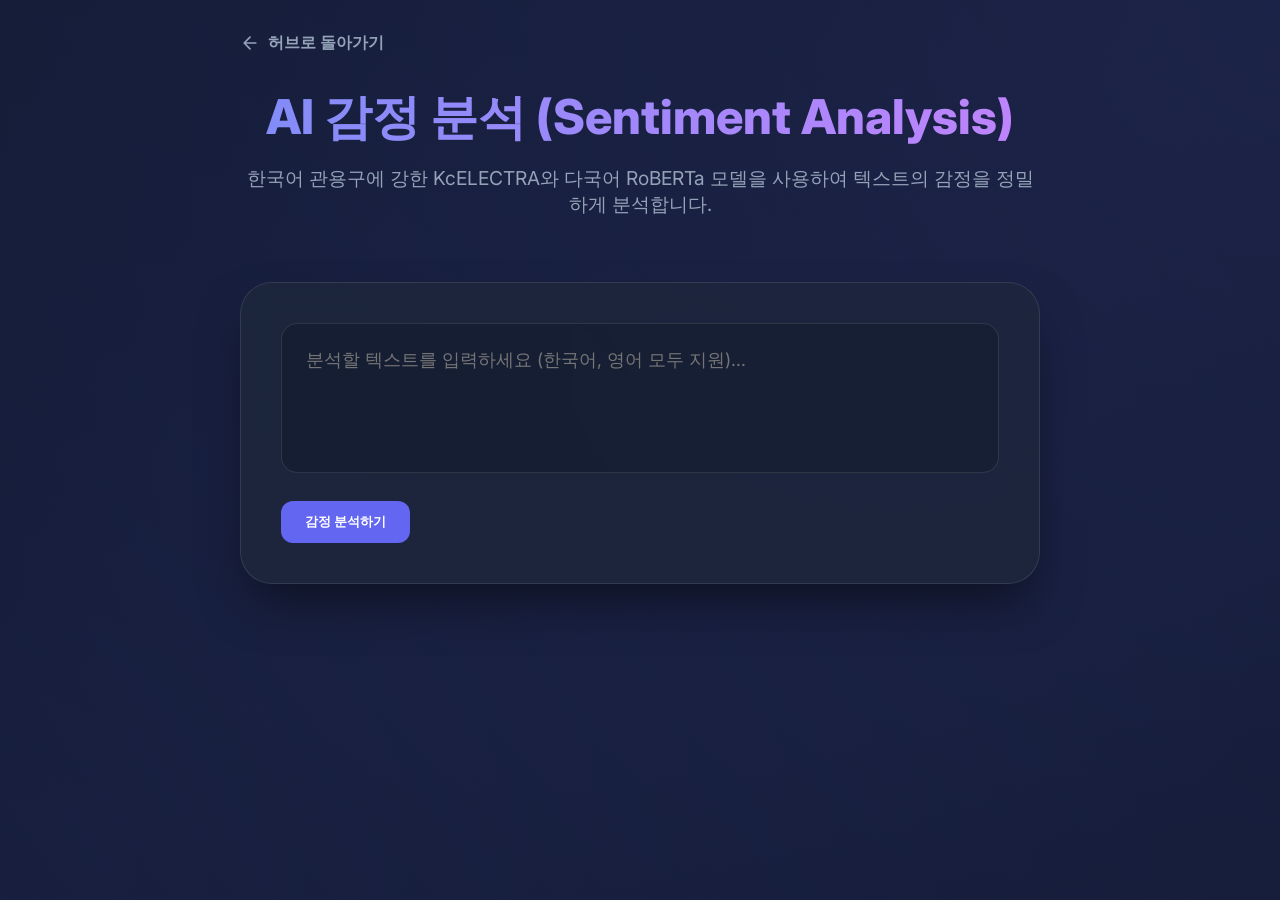
<file: templates/sentiment_index.html>
<!DOCTYPE html>
<html lang="ko">
<head>
    <meta charset="UTF-8">
    <meta name="viewport" content="width=device-width, initial-scale=1.0">
    <title>AI 감정 분석 - AI Hub</title>
    <link rel="stylesheet" href="/static/style.css">
    <link rel="preconnect" href="https://fonts.googleapis.com">
    <link rel="preconnect" href="https://fonts.gstatic.com" crossorigin>
    <link href="https://fonts.googleapis.com/css2?family=Inter:wght@400;600;700;800&display=swap" rel="stylesheet">
    <style>
        .sentiment-container {
            max-width: 800px;
            margin: 0 auto;
        }
        .input-panel {
            background: var(--card-bg);
            backdrop-filter: blur(16px);
            border: 1px solid var(--glass-border);
            border-radius: 2rem;
            padding: 2.5rem;
            margin-top: 2rem;
            box-shadow: 0 25px 50px -12px rgba(0, 0, 0, 0.5);
        }
        textarea {
            width: 100%;
            height: 150px;
            background: rgba(15, 23, 42, 0.4);
            border: 1px solid var(--glass-border);
            border-radius: 1rem;
            padding: 1.5rem;
            color: white;
            font-family: 'Inter', sans-serif;
            font-size: 1.1rem;
            resize: none;
            outline: none;
            transition: border-color 0.3s ease;
            margin-bottom: 1.5rem;
        }
        textarea:focus {
            border-color: var(--primary);
        }
        .result-panel {
            margin-top: 2rem;
            padding: 2rem;
            border-radius: 1.5rem;
            background: rgba(255, 255, 255, 0.05);
            display: none;
            text-align: center;
        }
        .sentiment-badge {
            display: inline-block;
            padding: 0.5rem 1.5rem;
            border-radius: 2rem;
            font-weight: 700;
            font-size: 1.5rem;
            margin-bottom: 1rem;
            text-transform: uppercase;
        }
        .label-positive { background: rgba(34, 197, 94, 0.2); color: #4ade80; border: 1px solid #4ade80; }
        .label-neutral { background: rgba(148, 163, 184, 0.2); color: #cbd5e1; border: 1px solid #cbd5e1; }
        .label-negative { background: rgba(239, 68, 68, 0.2); color: #f87171; border: 1px solid #f87171; }
        
        .score-bar-container {
            width: 100%;
            height: 12px;
            background: rgba(255, 255, 255, 0.1);
            border-radius: 6px;
            margin-top: 1rem;
            overflow: hidden;
        }
        .score-bar {
            height: 100%;
            width: 0%;
            transition: width 0.8s cubic-bezier(0.175, 0.885, 0.32, 1.275);
        }
        .back-link {
            display: inline-flex;
            align-items: center;
            color: var(--text-muted);
            text-decoration: none;
            margin-bottom: 2rem;
            font-weight: 600;
            transition: color 0.2s ease;
        }
        .back-link:hover {
            color: var(--primary);
        }
        .back-link svg {
            margin-right: 0.5rem;
        }
    </style>
</head>
<body>
    <div class="container sentiment-container">
        <a href="/" class="back-link">
            <svg width="20" height="20" viewBox="0 0 24 24" fill="none" stroke="currentColor" stroke-width="2" stroke-linecap="round" stroke-linejoin="round"><path d="M19 12H5M12 19l-7-7 7-7"/></svg>
            허브로 돌아가기
        </a>

        <header>
            <h1>AI 감정 분석 (Sentiment Analysis)</h1>
            <p>한국어 관용구에 강한 KcELECTRA와 다국어 RoBERTa 모델을 사용하여 텍스트의 감정을 정밀하게 분석합니다.</p>
        </header>

        <div class="input-panel">
            <textarea id="text-input" placeholder="분석할 텍스트를 입력하세요 (한국어, 영어 모두 지원)..."></textarea>
            
            <button class="btn" id="analyze-btn">감정 분석하기</button>

            <div id="error-msg" class="error" style="margin-top: 1rem; text-align: center; display: none;"></div>
            
            <div class="spinner" id="loading-spinner" style="margin-top: 2rem;"></div>

            <div class="result-panel" id="result-panel">
                <div id="sentiment-badge" class="sentiment-badge">POSITIVE</div>
                <div style="color: var(--text-muted); font-size: 0.9rem;">신뢰도: <span id="score-text">0%</span></div>
                <div class="score-bar-container">
                    <div id="score-bar" class="score-bar"></div>
                </div>
                <p id="analysis-summary" style="margin-top: 1.5rem; font-size: 1.1rem;"></p>
            </div>
        </div>
    </div>

    <script src="/static/sentiment_app.js"></script>
</body>
</html>
</file>
<file: static/style.css>
:root {
    --primary: #6366f1;
    --primary-hover: #4f46e5;
    --bg-dark: #0f172a;
    --card-bg: rgba(30, 41, 59, 0.7);
    --text-main: #f8fafc;
    --text-muted: #94a3b8;
    --glass-border: rgba(255, 255, 255, 0.1);
}

* {
    margin: 0;
    padding: 0;
    box-sizing: border-box;
    font-family: 'Inter', -apple-system, BlinkMacSystemFont, "Segoe UI", Roboto, sans-serif;
}

body {
    background-color: var(--bg-dark);
    color: var(--text-main);
    min-height: 100vh;
    padding: 2rem;
    background-image: radial-gradient(circle at top right, rgba(99, 102, 241, 0.15), transparent),
                      radial-gradient(circle at bottom left, rgba(99, 102, 241, 0.1), transparent);
}

.container {
    max-width: 1200px;
    margin: 0 auto;
}

header {
    text-align: center;
    margin-bottom: 4rem;
}

header h1 {
    font-size: 3rem;
    font-weight: 800;
    margin-bottom: 1rem;
    background: linear-gradient(to right, #818cf8, #c084fc);
    -webkit-background-clip: text;
    -webkit-text-fill-color: transparent;
}

header p {
    color: var(--text-muted);
    font-size: 1.2rem;
}

.services-grid {
    display: grid;
    grid-template-columns: repeat(auto-fit, minmax(280px, 1fr));
    gap: 2rem;
}

.service-card {
    background: var(--card-bg);
    backdrop-filter: blur(12px);
    border: 1px solid var(--glass-border);
    border-radius: 1.5rem;
    padding: 2rem;
    transition: transform 0.3s ease, box-shadow 0.3s ease;
    display: flex;
    flex-direction: column;
    gap: 1.5rem;
}

.service-card:hover {
    transform: translateY(-5px);
    box-shadow: 0 20px 25px -5px rgba(0, 0, 0, 0.2), 0 10px 10px -5px rgba(0, 0, 0, 0.1);
}

.service-card h2 {
    font-size: 1.5rem;
    font-weight: 700;
}

.service-card p {
    color: var(--text-muted);
    font-size: 0.95rem;
    line-height: 1.5;
}

.upload-area {
    border: 2px dashed var(--glass-border);
    border-radius: 1rem;
    padding: 2rem;
    text-align: center;
    cursor: pointer;
    transition: border-color 0.3s ease;
}

.upload-area:hover {
    border-color: var(--primary);
}

.upload-area input {
    display: none;
}

.btn {
    background: var(--primary);
    color: white;
    border: none;
    padding: 0.75rem 1.5rem;
    border-radius: 0.75rem;
    font-weight: 600;
    cursor: pointer;
    transition: background 0.3s ease;
    text-align: center;
}

.btn:hover {
    background: var(--primary-hover);
}

.results-container {
    margin-top: 1rem;
    padding: 1.25rem;
    background: rgba(15, 23, 42, 0.5);
    border: 1px solid var(--glass-border);
    border-radius: 1rem;
    font-size: 0.9rem;
    max-height: 300px;
    overflow-y: auto;
    display: none;
    animation: fadeIn 0.3s ease;
}

@keyframes fadeIn {
    from { opacity: 0; transform: translateY(10px); }
    to { opacity: 1; transform: translateY(0); }
}

.result-list {
    list-style: none;
}

.result-list li {
    padding: 0.5rem 0;
    border-bottom: 1px solid rgba(255, 255, 255, 0.05);
}

.result-list li:last-child {
    border-bottom: none;
}

.status-badge {
    display: inline-block;
    padding: 0.25rem 0.75rem;
    border-radius: 2rem;
    font-size: 0.75rem;
    font-weight: 700;
    text-transform: uppercase;
    margin-bottom: 0.75rem;
}

.status-badge.success {
    background: rgba(34, 197, 94, 0.2);
    color: #4ade80;
    border: 1px solid rgba(34, 197, 94, 0.3);
}

.status-badge.failure {
    background: rgba(239, 68, 68, 0.2);
    color: #f87171;
    border: 1px solid rgba(239, 68, 68, 0.3);
}

.result-box {
    padding: 1rem;
    border-radius: 0.75rem;
    background: rgba(255, 255, 255, 0.03);
}

.result-box.success {
    border-left: 4px solid #4ade80;
}

.result-box.failure {
    border-left: 4px solid #f87171;
}

.error {
    color: #f87171;
    font-weight: 600;
}

.spinner {
    display: none;
    width: 20px;
    height: 20px;
    border: 3px solid rgba(255, 255, 255, 0.3);
    border-radius: 50%;
    border-top-color: #fff;
    animation: spin 1s ease-in-out infinite;
    margin: 0 auto;
}

@keyframes spin {
    to { transform: rotate(360deg); }
}
</file>
